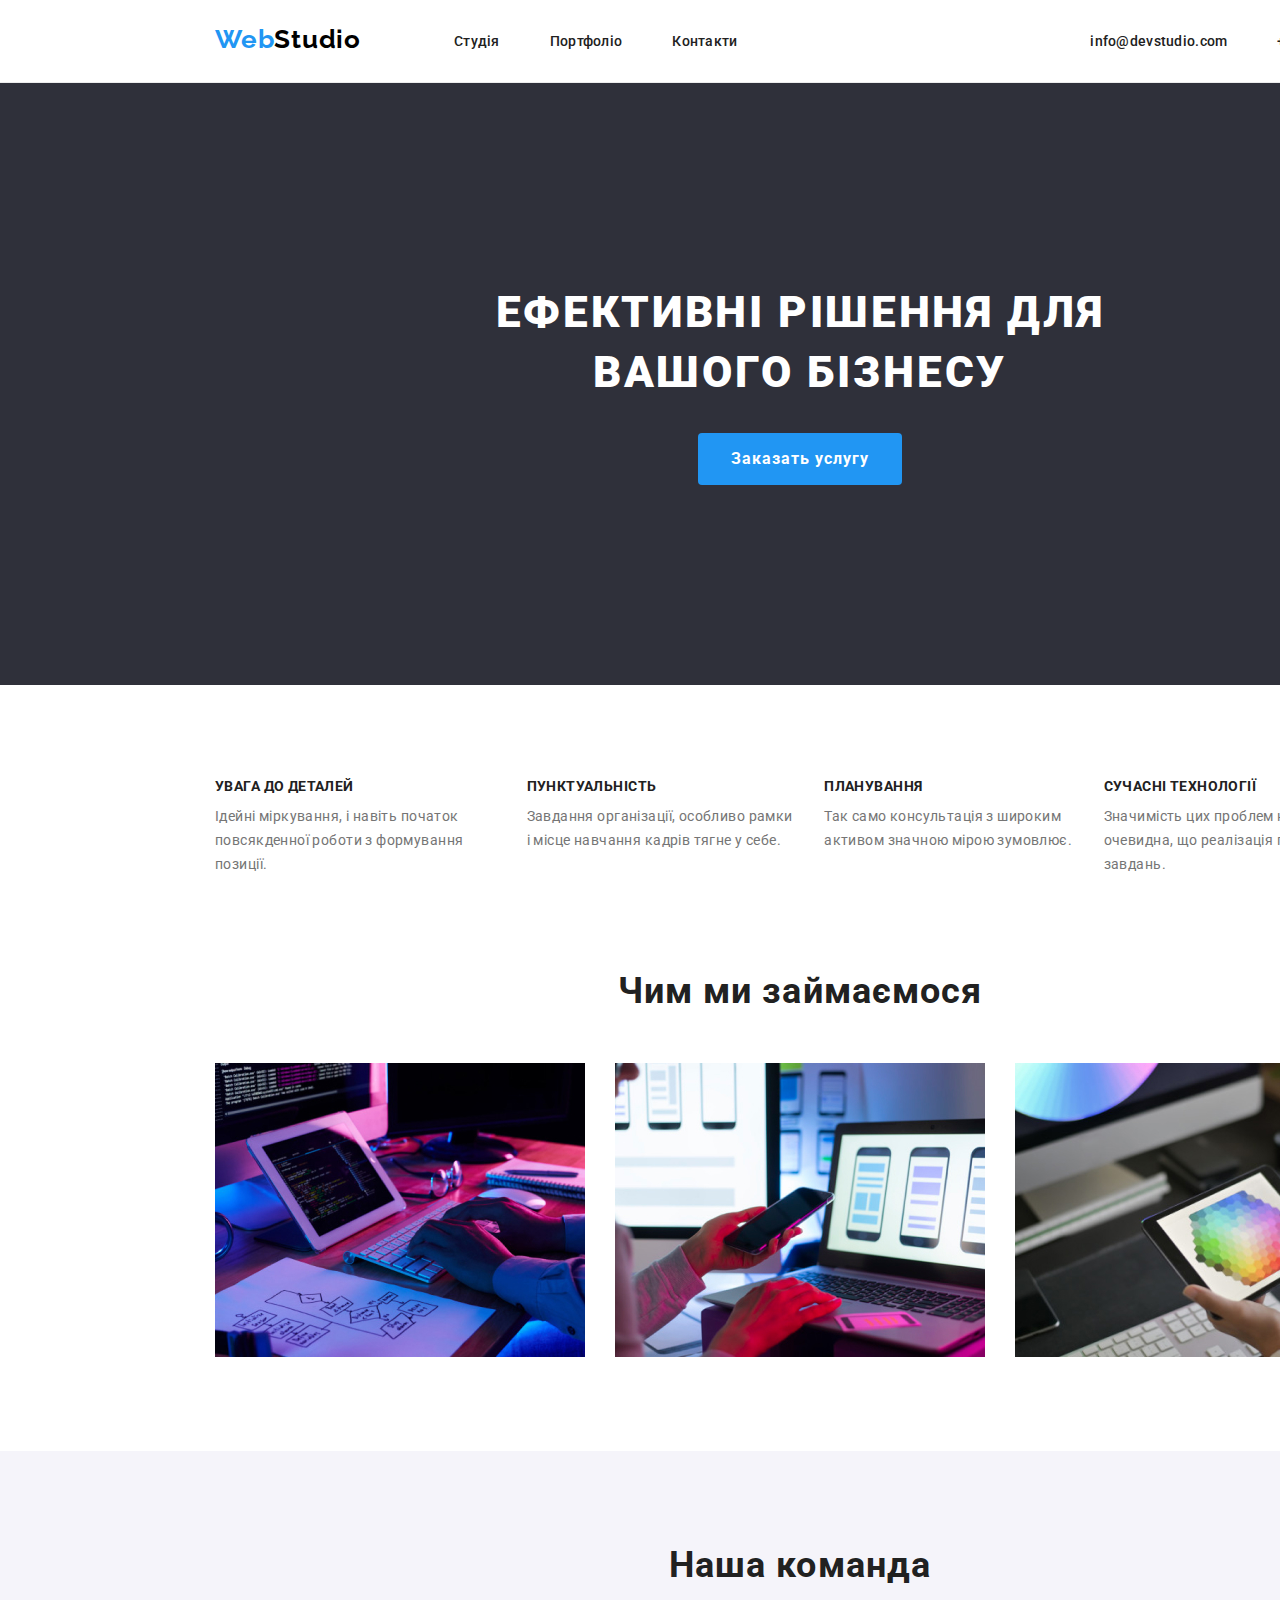
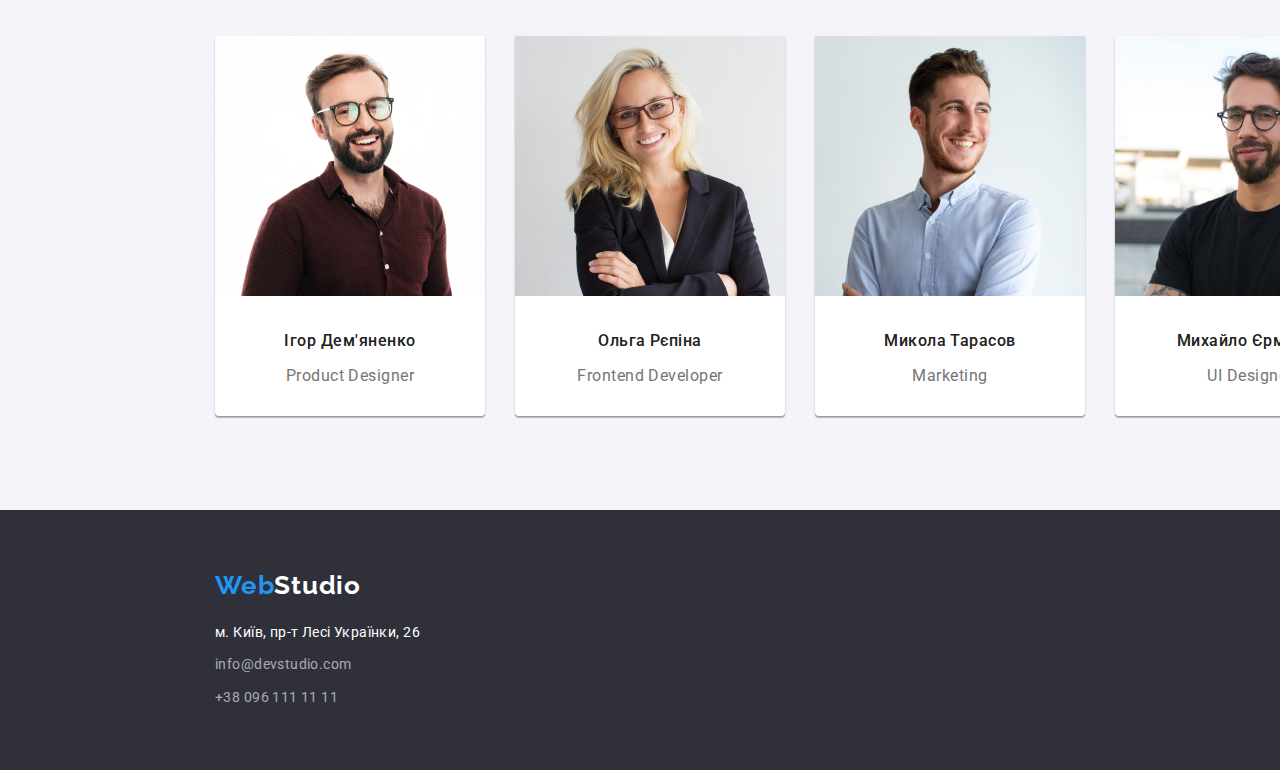
<file: index.html>
<!DOCTYPE html>
<html lang="ru">
  <head>
    <meta charset="UTF-8" />
    <meta http-equiv="X-UA-Compatible" content="IE=edge" />
    <meta name="viewport" content="width=device-width, initial-scale=1.0" />
    <title>studio</title>
    <link
      rel="stylesheet"
      href="https://cdnjs.cloudflare.com/ajax/libs/modern-normalize/1.1.0/modern-normalize.min.css"
    />

    <link rel="stylesheet" href="./css/styles.css" />
    <link rel="preconnect" href="https://fonts.googleapis.com" />
    <link rel="preconnect" href="https://fonts.gstatic.com" crossorigin />
    <link
      href="https://fonts.googleapis.com/css2?family=Raleway:wght@700&family=Roboto:wght@400;500;700;900&display=swap"
      rel="stylesheet"
    />
  </head>
  <body>
    <header class="header-page section">
      <div class="container">
        <div class="header-logo">
          <a class="logo" href="/"><span class="logo-accent">Web</span>Studio</a>
        </div>
        <nav>
          <ul class="list site-nav">
            <li class="item"><a class="link" href="./index.html">Студія</a></li>
            <li class="item"><a class="link" href="./portfolio.html">Портфоліо</a></li>
            <li class="item"><a class="link" href="">Контакти</a></li>
          </ul>
        </nav>
        <ul class="list contacts">
          <li class="item">
            <a class="link" href="mailto:info@devstudio.com">info@devstudio.com</a>
          </li>
          <li class="item"><a class="link" href="tel:+380961111111">+380961111111</a></li>
        </ul>
      </div>
    </header>
    <main>
      <!--Банер-->

      <section class="hero section">
        <div class="container container">
          <h1 class="title">Ефективні рішення для вашого бізнесу</h1>
          <button class="order btn" type="button">Заказать услугу</button>
        </div>
      </section>

      <!--перелік переваг-->
      <section class="benefits section">
        <div class="container">
          <h2 class="title visually-hidden">перелік переваг</h2>
          <ul class="list">
            <li class="item">
              <h3 class="title">УВАГА ДО ДЕТАЛЕЙ</h3>
              <p>Ідейні міркування, і навіть початок повсякденної роботи з формування позиції.</p>
            </li>
            <li class="item">
              <h3 class="title">ПУНКТУАЛЬНІСТЬ</h3>
              <p>Завдання організації, особливо рамки і місце навчання кадрів тягне у себе.</p>
            </li>
            <li class="item">
              <h3 class="title">ПЛАНУВАННЯ</h3>
              <p>Так само консультація з широким активом значною мірою зумовлює.</p>
            </li>
            <li class="item">
              <h3 class="title">СУЧАСНІ ТЕХНОЛОГІЇ</h3>
              <p>Значимість цих проблем настільки очевидна, що реалізація планових завдань.</p>
            </li>
          </ul>
        </div>
      </section>
      <!---Чим ми займаємося-->
      <section class="activity section">
        <div class="container">
          <h2 class="title">Чим ми займаємося</h2>
          <ul class="list">
            <li class="item">
              <img
                src="./images/img1.jpg"
                alt="планування та вирішення складних задач"
                width="370"
              />
            </li>
            <li class="item">
              <img src="./images/img2.jpg" alt="розробка мобільного дизайну" width="370" />
            </li>
            <li class="item">
              <img src="./images/img3.jpg" alt="розробка графічного дизайну" width="370" />
            </li>
          </ul>
        </div>
      </section>
      <!--наша команда-->
      <section class="team section">
        <div class="container">
          <h2 class="team-title title">Наша команда</h2>
          <ul class="list team-card-set">
            <li class="item card-item">
              <article class="team-card">
                <div class="team-card-thumb">
                  <img src="./images/photo1.jpg" alt="Ігор Дем'яненко" width="270" />
                </div>
                <div class="team-card-content">
                  <h3 class="title-name">Ігор Дем'яненко</h3>
                  <p class="taem-card-text">Product Designer</p>
                </div>
              </article>
            </li>
            <li class="item card-item">
              <article class="team-card">
                <div class="team-card-thumb">
                  <img src="./images/photo2.jpg" alt="Ольга Рєпіна" width="270" />
                </div>
                <div class="team-card-content">
                  <h3 class="title-name">Ольга Рєпіна</h3>
                  <p class="taem-card-text">Frontend Developer</p>
                </div>
              </article>
            </li>
            <li class="item card-item">
              <article class="team-card">
                <div class="team-card-thumb">
                  <img src="./images/photo3.jpg" alt="Микола Тарасов" width="270" />
                </div>
                <div class="team-card-content">
                  <h3 class="title-name">Микола Тарасов</h3>
                  <p class="taem-card-text">Marketing</p>
                </div>
              </article>
            </li>
            <li class="item card-item">
              <article class="team-card">
                <div class="team-card-thumb">
                  <img src="./images/photo4.jpg" alt="Михайло Єрмаков" width="270" />
                </div>
                <div class="team-card-content">
                  <h3 class="title-name">Михайло Єрмаков</h3>
                  <p class="taem-card-text">UI Designer</p>
                </div>
              </article>
            </li>
          </ul>
        </div>
      </section>
    </main>
    <footer class="footer-page section">
      <div class="container">
        <div class="footer-logo">
          <a class="logo" href="/"><span class="logo-accent">Web</span>Studio</a>
        </div>
        <address>
          <ul class="list address">
            <li class="item">м. Київ, пр-т Лесі Українки, 26</li>
            <li class="item">
              <a class="link" href="mailto:info@devstudio.com">info@devstudio.com</a>
            </li>
            <li class="item">
              <a class="link" href="tel:+380961111111">+38 096 111 11 11</a>
            </li>
          </ul>
        </address>
      </div>
    </footer>
  </body>
</html>
</file>
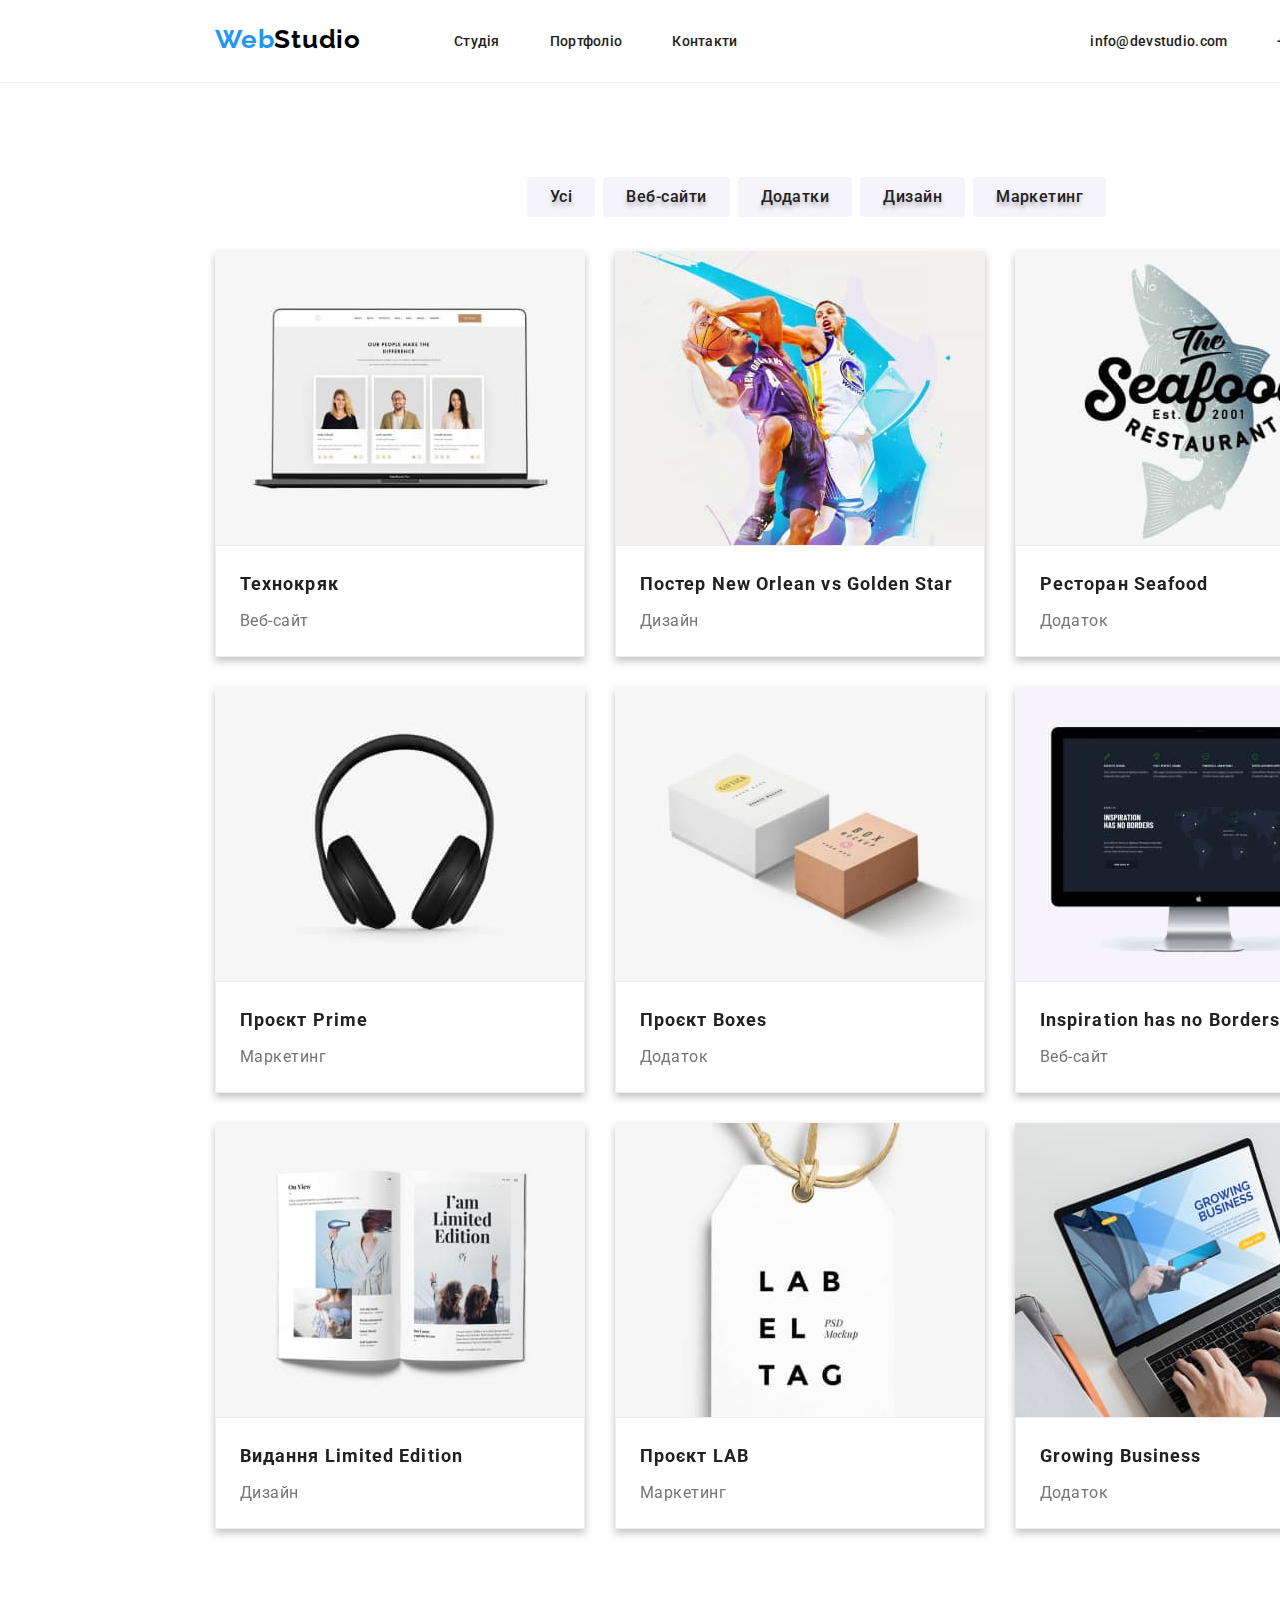
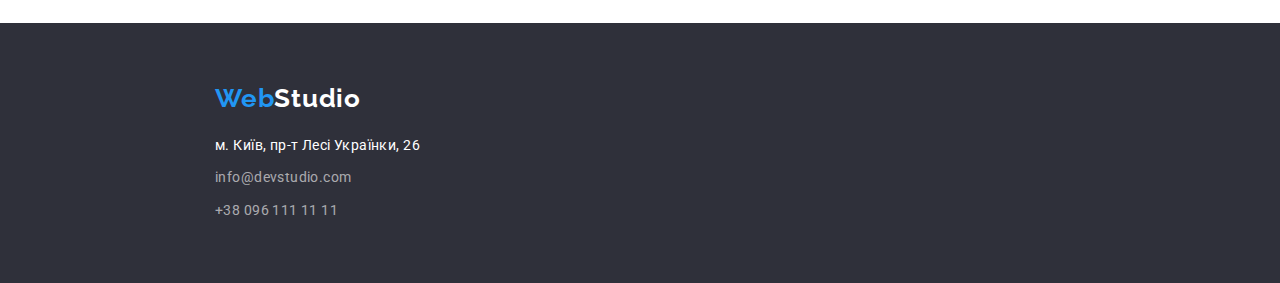
<file: portfolio.html>
<!DOCTYPE html>
<html lang="ru">
  <head>
    <meta charset="UTF-8" />
    <meta http-equiv="X-UA-Compatible" content="IE=edge" />
    <meta name="viewport" content="width=device-width, initial-scale=1.0" />
    <title>portfolio</title>
    <link
      rel="stylesheet"
      href="https://cdnjs.cloudflare.com/ajax/libs/modern-normalize/1.1.0/modern-normalize.min.css"
    />
    <link rel="stylesheet" href="./css/styles.css" />
    <link rel="preconnect" href="https://fonts.googleapis.com" />
    <link rel="preconnect" href="https://fonts.gstatic.com" crossorigin />
    <link
      href="https://fonts.googleapis.com/css2?family=Raleway:wght@700&family=Roboto:wght@400;500;700&display=swap"
      rel="stylesheet"
    />
  </head>
  <body>
    <header class="header-page section">
      <div class="container">
        <div class="header-logo">
          <a class="logo" href="/"><span class="logo-accent">Web</span>Studio</a>
        </div>
        <nav>
          <ul class="list site-nav">
            <li class="item"><a class="link" href="./index.html">Студія</a></li>
            <li class="item"><a class="link" href="./portfolio.html">Портфоліо</a></li>
            <li class="item"><a class="link" href="">Контакти</a></li>
          </ul>
        </nav>
        <ul class="list contacts">
          <li class="item">
            <a class="link" href="mailto:info@devstudio.com">info@devstudio.com</a>
          </li>
          <li class="item"><a class="link" href="tel:+380961111111">+380961111111</a></li>
        </ul>
      </div>
    </header>
    <main>
      <section class="section our-project">
        <h1 class="visually-hidden">our project</h1>
        <div class="container">
          <ul class="list project-nav">
            <li class="item"><button class="filter btn" type="button">Усі</button></li>
            <li class="item"><button class="filter btn" type="button">Веб-сайти</button></li>
            <li class="item"><button class="filter btn" type="button">Додатки</button></li>
            <li class="item"><button class="filter btn" type="button">Дизайн</button></li>
            <li class="item"><button class="filter btn" type="button">Маркетинг</button></li>
          </ul>
          <ul class="list card-set">
            <li class="item">
              <article class="card">
                <div class="card-thumb">
                  <img
                    src="./images/portfolio/website1.jpg"
                    alt="розробка веб-сайту"
                    width="370"
                    height="294"
                  />
                </div>
                <div class="card-content">
                  <h2 class="title card-heading">Технокряк</h2>
                  <p class="card-text">Веб-сайт</p>
                </div>
              </article>
            </li>

            <li class="item">
              <article class="card">
                <div class="card-thumb">
                  <img
                    src="./images/portfolio/design2.jpg"
                    alt="розробка постеру баскетбольного матчу"
                    width="370"
                    height="294"
                  />
                </div>
                <div class="card-content">
                  <h2 class="title card-heading">Постер New Orlean vs Golden Star</h2>
                  <p class="card-text">Дизайн</p>
                </div>
              </article>
            </li>
            <li class="item">
              <article class="card">
                <div class="card-thumb">
                  <img
                    src="./images/portfolio/add3.jpg"
                    alt="розробка додатку ресторану морської кухні "
                    width="370"
                    height="294"
                  />
                </div>
                <div class="card-content">
                  <h2 class="title card-heading">Ресторан Seafood</h2>
                  <p class="card-text">Додаток</p>
                </div>
              </article>
            </li>
            <li class="item">
              <article class="card">
                <div class="card-thumb">
                  <img
                    src="./images/portfolio/marketing4.jpg"
                    alt="маркнетинг проекту "
                    width="370"
                    height="294"
                  />
                </div>
                <div class="card-content">
                  <h2 class="title card-heading">Проєкт Prime</h2>
                  <p class="card-text">Маркетинг</p>
                </div>
              </article>
            </li>
            <li class="item">
              <article class="card">
                <div class="card-thumb">
                  <img
                    src="./images/portfolio/add5.jpg"
                    alt="розробка додатку проекту"
                    width="370"
                    height="294"
                  />
                </div>
                <div class="card-content">
                  <h2 class="title card-heading">Проєкт Boxes</h2>
                  <p class="card-text">Додаток</p>
                </div>
              </article>
            </li>
            <li class="item">
              <article class="card">
                <div class="card-thumb">
                  <img
                    src="./images/portfolio/website6.jpg"
                    alt="розробка веб-сайту"
                    width="370"
                    height="294"
                  />
                </div>
                <div class="card-content">
                  <h2 class="title card-heading">Inspiration has no Borders</h2>
                  <p class="card-text">Веб-сайт</p>
                </div>
              </article>
            </li>
            <li class="item">
              <article class="card">
                <div class="card-thumb">
                  <img
                    src="./images/portfolio/design7.jpg"
                    alt="розробка дизайну журналу"
                    width="370"
                    height="294"
                  />
                </div>
                <div class="card-content">
                  <h2 class="title card-heading">Видання Limited Edition</h2>
                  <p class="card-text">Дизайн</p>
                </div>
              </article>
            </li>
            <li class="item">
              <article class="card">
                <div class="card-thumb">
                  <img
                    src="./images/portfolio/marketing8.jpg"
                    alt="маркетинг проекту"
                    width="370"
                    height="294"
                  />
                </div>
                <div class="card-content">
                  <h2 class="title card-heading">Проєкт LAB</h2>
                  <p class="card-text">Маркетинг</p>
                </div>
              </article>
            </li>
            <li class="item">
              <article class="card">
                <div class="card-thumb">
                  <img
                    src="./images/portfolio/add9.jpg"
                    alt="розробка додатку проекту"
                    width="370"
                    height="294"
                  />
                </div>
                <div class="card-content">
                  <h2 class="title card-heading">Growing Business</h2>
                  <p class="card-text">Додаток</p>
                </div>
              </article>
            </li>
          </ul>
        </div>
      </section>
    </main>
    <footer class="footer-page section">
      <div class="container">
        <div class="footer-logo">
          <a class="logo" href="/"><span class="logo-accent">Web</span>Studio</a>
        </div>
        <address>
          <ul class="list address">
            <li class="item">м. Київ, пр-т Лесі Українки, 26</li>
            <li class="item">
              <a class="link" href="mailto:info@devstudio.com">info@devstudio.com</a>
            </li>
            <li class="item">
              <a class="link" href="tel:+380961111111">+38 096 111 11 11</a>
            </li>
          </ul>
        </address>
      </div>
    </footer>
  </body>
</html>
</file>
<file: css/styles.css>
html {
  box-sizing: border-box;
}
*,
*::before,
*::after {
  box-sizing: inherit;
}

:root {
  --primary-text-color: #757575;
  --primary-title-color: #212121;
  --primary-bg-color: #f5f5f5;
  --accent-color: #2196f3;
  --primary-white-color: #ffffff;
  --ptimary-dark-bg-color: #2f303a;
  --prymary-buttonbg-color: #f5f4fa;
}
body {
  color: var(--primary-text-color);
  font-family: Roboto, sans-serif;
}
.list {
  margin: 0;
  padding: 0;
  list-style: none;
}
.link {
  cursor: pointer;
}
.container {
  margin-left: auto;
  margin-right: auto;
  width: 1200px;
  padding-left: 15px;
  padding-right: 15px;
  /*outline: 1px solid red;*/
}
.section {
  width: 1600px;
  margin: auto;
}
.visually-hidden {
  position: absolute;
  width: 1px;
  height: 1px;
  margin: -1px;
  border: 0;
  padding: 0;

  white-space: nowrap;
  clip-path: inset(100%);
  clip: rect(0 0 0 0);
  overflow: hidden;
}
img {
  /*display: block;*/
  vertical-align: top;
}
.btn {
  border-radius: 4px;
  border: 1px solid transparent;
}

/* стили header*/
.header-page {
  border-bottom: 1px solid #ececec;
}
.header-page > .container {
  display: flex;
}
.header-logo {
  /*outline: 1px solid red;*/
  margin-right: 93px;
  padding-top: 24px;
  padding-bottom: 25px;
}
.logo {
  color: #000000;
  text-decoration: none;
  font-family: 'Raleway';
  font-weight: 700;
  font-size: 26px;
  line-height: 1.19;
  letter-spacing: 0.03em;
}
.logo .logo-accent {
  color: var(--accent-color);
}
.site-nav {
  /*outline: 1px solid red;*/

  display: flex;
  padding-left: 0px;
  padding-top: 32px;
  padding-bottom: 32px;
}
.site-nav > .item {
  /*outline: 1px solid red;*/
  margin-right: 50px;
}
.site-nav > .item:last-child {
  margin-right: 0px;
}

.site-nav .link {
  text-decoration: none;
  color: var(--primary-title-color);
  font-weight: 500;
  font-size: 14px;
  line-height: 1.14;
  letter-spacing: 0.02em;
}
.site-nav .link:hover,
.site-nav .link:focus {
  color: var(--accent-color);
}
.contacts {
  /*outline: 1px solid red;*/

  display: flex;
  margin-left: auto;
  padding-top: 32px;
  padding-bottom: 32px;
}
.contacts > .item {
  margin-right: 50px;
  /*outline: 1px solid red;*/
}
.contacts > .item:last-child {
  margin-right: 0px;
}

.contacts .link {
  text-decoration: none;
  color: var(--primary-title-color);
  font-weight: 500;
  font-size: 14px;
  line-height: 1.14;
  letter-spacing: 0.02em;
}
.contacts .link:hover,
.contacts .link:focus {
  color: var(--accent-color);
}

/*стили fotter*/
.footer-page.container {
}

footer {
  background-color: var(--ptimary-dark-bg-color);
  color: var(--primary-white-color);
}
.footer-page .container {
  padding-top: 60px;
  padding-bottom: 60px;
}
.footer-page .container > .footer-logo {
  margin-bottom: 20px;
}
footer .logo {
  /*outline: 1px solid red;*/

  color: var(--primary-white-color);
}
.address {
  /*outline: 1px solid red;*/

  font-style: normal;
  font-weight: 400;
  font-size: 14px;
  line-height: 1.7;
  letter-spacing: 0.03em;
}
.address > .item {
  /*outline: 1px solid red;*/

  margin-bottom: 9px;
}
.address > .item:last-child {
  margin-bottom: 0px;
}

.address .link {
  text-decoration: none;
  color: rgba(255, 255, 255, 0.6);
}
.address .link:hover,
.address .link:focus {
  color: var(--accent-color);
}

/*страничка портфолио*/
h1,
h2,
h3 {
  color: var(--primary-title-color);
}
h1,
h2,
h3,
p {
  margin: 0;
}
.our-project {
  text-align: center;
}
.our-project > .container {
  padding-top: 94px;
  padding-bottom: 94px;
}
.project-nav {
  margin-left: 312px;
  display: flex;
  margin-bottom: 34px;
}
.project-nav > .item {
  margin-right: 8px;
}
.project-nav > .item:last-child {
  margin-right: 0px;
}

.project-nav .filter {
  padding: 6px 22px;

  font-family: 'Roboto';
  color: var(--primary-title-color);
  background-color: var(--prymary-buttonbg-color);
  border-radius: 4px;
  font-weight: 500;
  font-size: 16px;
  line-height: 1.6;
  text-align: center;
  letter-spacing: 0.03em;
  text-shadow: 0px 4px 4px rgba(0, 0, 0, 0.25);
}
.project-nav .filter:hover,
.project-nav .filter:focus {
  /*тут нужно уточнить делать ли увелечение падинга при фокусе*/
  padding: 6px 22px;

  color: var(--primary-white-color);
  background-color: var(--accent-color);
  cursor: pointer;
}
.card-set {
  display: flex;
  flex-wrap: wrap;
  margin-right: -30px;
  margin-bottom: -30px;
  font-size: 16px;
  line-height: 1.87;
  letter-spacing: 0.03em;
}
.card-set > .item {
  /*outline: 1px solid red;*/

  margin-right: 30px;
  margin-bottom: 30px;
}
.card-content {
  background: #ffffff;
  border: 1px solid #eeeeee;
  padding-top: 20px;
  padding-left: 24px;
  padding-right: 24px;
  padding-bottom: 20px;
  text-align: left;
}

.card-set .title {
  margin-bottom: 4px;
  font-weight: 700;
  font-size: 18px;
  line-height: 2;
  letter-spacing: 0.06em;
}
.card {
  filter: drop-shadow(0px 4px 4px rgba(0, 0, 0, 0.25));
}
/*главная страница*/
/*банер*/
.hero {
  background-color: var(--ptimary-dark-bg-color);
  text-align: center;
}
.hero > .container {
  padding-top: 200px;
  padding-bottom: 200px;
  padding-left: 252px;
  padding-right: 252px;

  /*outline: 1px solid red;*/
}
.hero .title {
  margin-bottom: 30px;
  /*outline: 1px solid red;*/
  color: var(--primary-white-color);
  font-style: normal;
  font-weight: 900;
  font-size: 44px;
  line-height: 1.36;
  text-align: center;
  letter-spacing: 0.06em;
  text-transform: uppercase;
}
.hero .order {
  /*outline: 1px solid red;*/
  padding: 10px 32px;

  background-color: var(--accent-color);
  color: var(--primary-white-color);
  font-family: 'Roboto';
  font-style: normal;
  font-weight: 700;
  font-size: 16px;
  line-height: 1.88;
  align-items: center;
  letter-spacing: 0.06em;
}
/*перелік переваг*/
.benefits {
  font-size: 14px;
  line-height: 1.7;
  letter-spacing: 0.03em;
}
.benefits > .container > .list {
  display: flex;
  padding-top: 94px;
  padding-bottom: 94px;
}
.benefits .title {
  margin-bottom: 10px;
  /*outline: 1px solid red;*/

  color: var(--primary-title-color);
  font-style: normal;
  font-weight: 700;
  font-size: 14px;
  line-height: 1.14;
  letter-spacing: 0.03em;
  text-transform: uppercase;
}
.benefits > .container > .list > .item {
  margin-right: 30px;
}
.benefits > .container > .list > .item:last-child {
  margin-right: 0px;
}

/*Чим ми займаємося*/
.activity > .container {
  padding-bottom: 94px;
}
.activity > .container > .list {
  display: flex;
}
.activity > .container > .list > .item {
  margin-right: 30px;
}
.activity > .container > .list > .item:last-child {
  margin-right: 0px;
}

.activity .title {
  margin-bottom: 50px;
  color: var(--primary-title-color);
  font-style: normal;
  font-weight: 700;
  font-size: 36px;
  line-height: 1.17;
  text-align: center;
  letter-spacing: 0.03em;
}
/*наша команда*/
.team .container {
  padding-top: 94px;
  padding-bottom: 94px;
}
.team .container > .list {
  display: flex;
}
.team .container > .list > .item {
  /*outline: 1px solid red;*/
  margin-right: 30px;
}
.team .container > .list > .item:last-child {
  margin-right: 0px;
}

.team {
  background: #f5f4fa;
  text-align: center;
  font-size: 16px;
  line-height: 1.18;
  letter-spacing: 0.03em;
}
.team > .container > .card-set > .card-item {
}
.team .team-title {
  margin-bottom: 50px;

  font-style: normal;
  font-weight: 700;
  font-size: 36px;
  line-height: 1.16;
  letter-spacing: 0.03em;
}
.team .title-name {
  margin-bottom: 10px;
  font-style: normal;
  font-weight: 500;
  font-size: 16px;
  line-height: 1.9;
  letter-spacing: 0.03em;
}
.team-card {
  background: #ffffff;
  box-shadow: 0px 1px 3px rgba(0, 0, 0, 0.12), 0px 1px 1px rgba(0, 0, 0, 0.14),
    0px 2px 1px rgba(0, 0, 0, 0.2);
  border-radius: 0px 0px 4px 4px;
  margin-bottom: 0px;
}
.team-card-content {
  padding-top: 30px;
  padding-bottom: 30px;
  padding-left: 24px;
  padding-right: 24px;
}
.taem-card-text {
}
</file>
